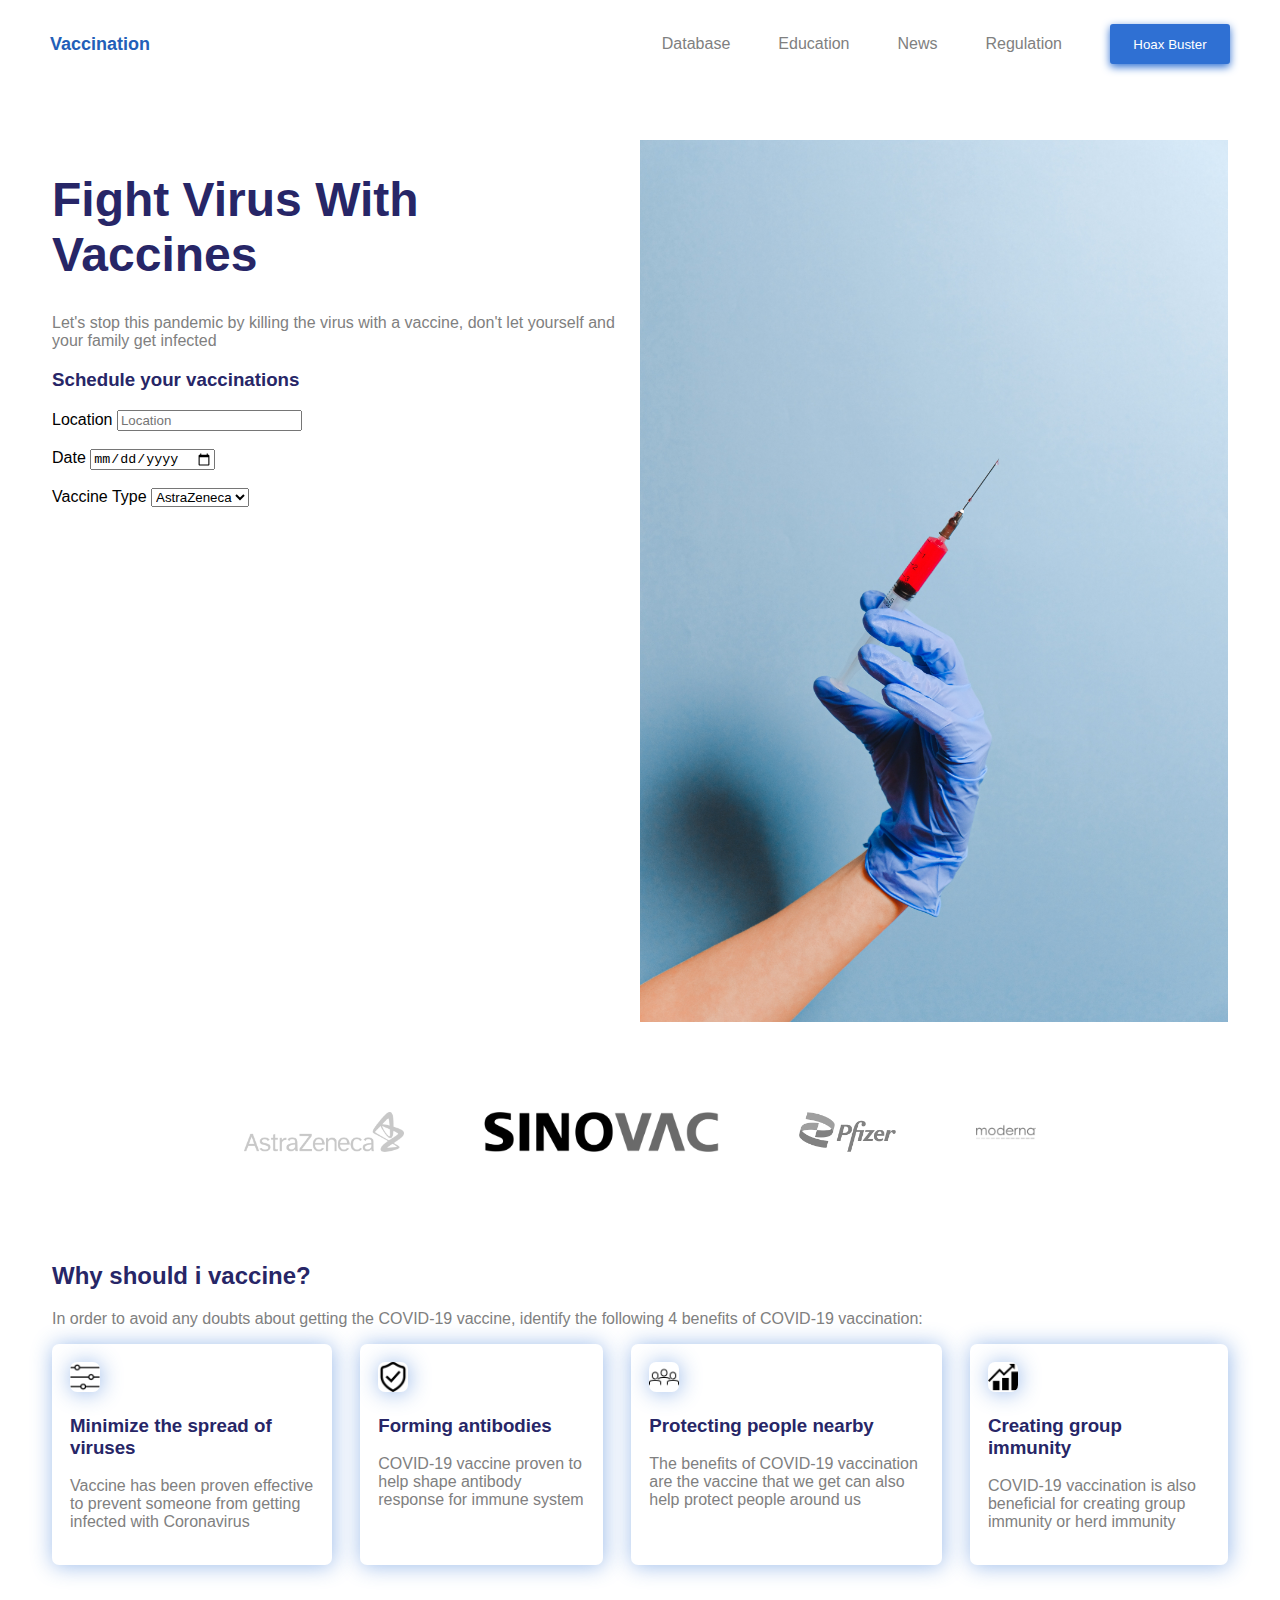
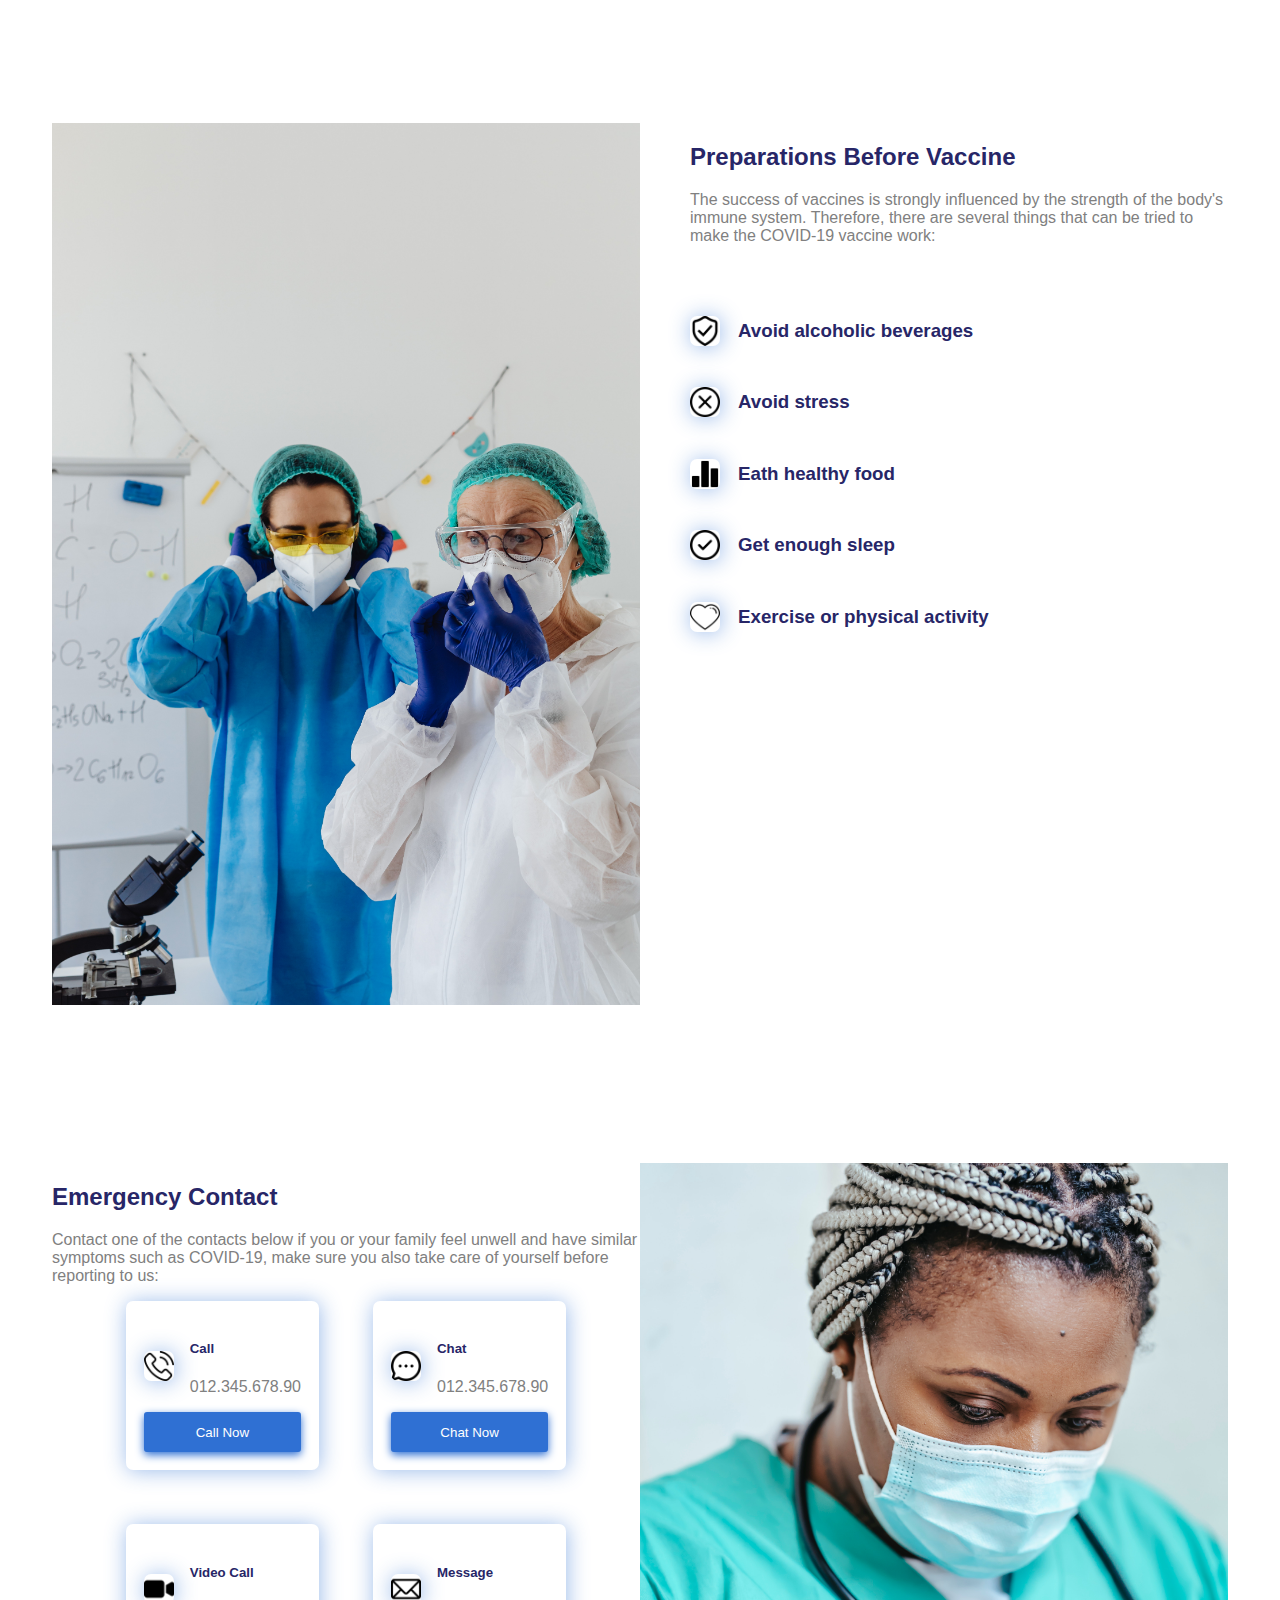
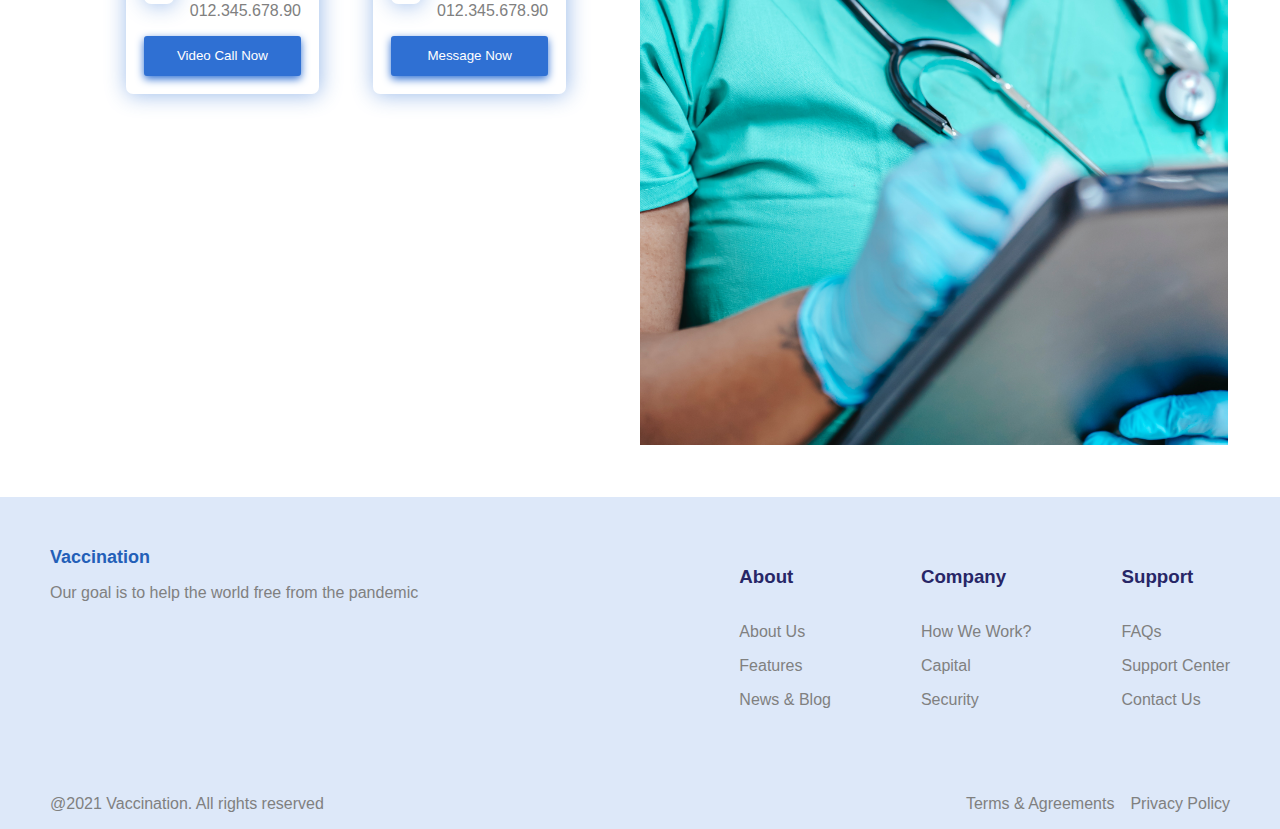
<file: FrontEnd-Mission/Vaccination-landing-clone/index.html>
<!DOCTYPE html>
<html lang="en">
  <head>
    <meta charset="UTF-8" />
    <meta http-equiv="X-UA-Compatible" content="IE=edge" />
    <meta name="viewport" content="width=device-width, initial-scale=1.0" />
    <title>Vaccination</title>
    <link rel="stylesheet" href="./css/style.css" />
  </head>
  <body>
    <header>
      <a href="./index.html" class="vaccination-text">Vaccination</a>

      <div class="links">
        <ul>
          <li><a href="./html/delicias.html">Database</a></li>
          <li><a href="./html/sucursales.html"> Education</a></li>
          <li><a href="./html/pedidos.html"> News </a></li>
          <li><a href="./html/pedidos.html"> Regulation </a></li>
          <li><button>Hoax Buster</button></li>
        </ul>
      </div>
    </header>
    <section class="body">
      <section class="welcome">
        <div class="info">
          <h1>Fight Virus With Vaccines</h1>
          <p>
            Let's stop this pandemic by killing the virus with a vaccine, don't
            let yourself and your family get infected
          </p>

          <div class="schedule">
            <form action="">
              <h3>Schedule your vaccinations</h3>
              <label for="location">Location</label>
              <input
                type="text"
                name="location"
                id="location"
                placeholder="Location"
              />

              <br /><br />

              <label for="date">Date</label>
              <input type="date" name="date" id="date" value="date" />

              <br /><br />

              <label for="vaccine">Vaccine Type</label>
              <select name="vaccine" id="vaccine">
                <option value="astrazeneca">AstraZeneca</option>
                <option value="sinovac">SINOVAC</option>
                <option value="pfizer">Pfizer</option>
                <option value="moderna">Moderna</option>
              </select>
            </form>
          </div>
        </div>
        <img src="./img/nurse-vaccine.jpg" alt="enfermera con vacuna" />
      </section>

      <section class="vaccines-logos">
        <img src="./img/logos/astrazeneca-logo.png" alt="AstraZeneca logo" />
        <img src="./img/logos/sinovac-logo.png" alt="SINOVAC logo" />
        <img src="./img/logos/pfizer-logo.png" alt="Pfizer logo" />
        <img src="./img/logos/moderna-logo.jpeg" alt="moderna logo" />
      </section>

      <section class="why-vaccine">
        <div class="info">
          <h2>Why should i vaccine?</h2>
          <p>
            In order to avoid any doubts about getting the COVID-19 vaccine,
            identify the following 4 benefits of COVID-19 vaccination:
          </p>
        </div>
        <div class="benefits">
          <div class="container">
            <img class="icon" src="./img/icons/tune-icon.png" alt="icon" />
            <h3>Minimize the spread of viruses</h3>
            <p>
              Vaccine has been proven effective to prevent someone from getting
              infected with Coronavirus
            </p>
          </div>

          <div class="container">
            <img class="icon" src="./img/icons/shield-icon.png" alt="icon" />
            <h3>Forming antibodies</h3>
            <p>
              COVID-19 vaccine proven to help shape antibody response for immune
              system
            </p>
          </div>

          <div class="container">
            <img class="icon" src="./img/icons/people-icon.png" alt="icon" />
            <h3>Protecting people nearby</h3>
            <p>
              The benefits of COVID-19 vaccination are the vaccine that we get
              can also help protect people around us
            </p>
          </div>

          <div class="container">
            <img class="icon" src="./img/icons/arrow-icon.png" alt="icon" />
            <h3>Creating group immunity</h3>
            <p>
              COVID-19 vaccination is also beneficial for creating group
              immunity or herd immunity
            </p>
          </div>
        </div>
      </section>

      <section class="preparations-section">
        <img src="./img/facemask.jpg" alt="Mujer con cubrebocas" />
        <div class="info">
          <h2>Preparations Before Vaccine</h2>
          <p>
            The success of vaccines is strongly influenced by the strength of
            the body's immune system. Therefore, there are several things that
            can be tried to make the COVID-19 vaccine work:
          </p>
          <div class="preparations">
            <div class="box">
              <img class="icon" src="./img/icons/shield-icon.png" alt="icon" />
              <h3>Avoid alcoholic beverages</h3>
            </div>
            <div class="box">
              <img class="icon" src="./img/icons/x-icon.png" alt="icon" />
              <h3>Avoid stress</h3>
            </div>
            <div class="box">
              <img class="icon" src="./img/icons/graph-icon.png" alt="icon" />
              <h3>Eath healthy food</h3>
            </div>
            <div class="box">
              <img class="icon" src="./img/icons/check-icon.png" alt="icon" />
              <h3>Get enough sleep</h3>
            </div>
            <div class="box">
              <img class="icon" src="./img/icons/heart-icon.png" alt="icon" />
              <h3>Exercise or physical activity</h3>
            </div>
          </div>
        </div>
      </section>

      <section class="contact-section">
        <div class="info">
          <h2>Emergency Contact</h2>
          <p>
            Contact one of the contacts below if you or your family feel unwell
            and have similar symptoms such as COVID-19, make sure you also take
            care of yourself before reporting to us:
          </p>

          <div class="contacts">
            <div class="contact-box">
              <div class="row">
                <img class="icon" src="./img/icons/phone-icon.png" alt="icon" />
                <div class="column">
                  <h5>Call</h5>
                  <p>012.345.678.90</p>
                </div>
              </div>
              <button>Call Now</button>
            </div>

            <div class="contact-box">
              <div class="row">
                <img
                  class="icon"
                  src="./img/icons/message-icon.png"
                  alt="icon"
                />
                <div class="column">
                  <h5>Chat</h5>
                  <p>012.345.678.90</p>
                </div>
              </div>

              <button>Chat Now</button>
            </div>
            <div class="contact-box">
              <div class="row">
                <img
                  class="icon"
                  src="./img/icons/video-camera-icon.png"
                  alt="icon"
                />
                <div class="column">
                  <h5>Video Call</h5>
                  <p>012.345.678.90</p>
                </div>
              </div>
              <button>Video Call Now</button>
            </div>

            <div class="contact-box">
              <div class="row">
                <img class="icon" src="./img/icons/mail-icon.png" alt="icon" />
                <div class="column">
                  <h5>Message</h5>
                  <p>012.345.678.90</p>
                </div>
              </div>
              <button>Message Now</button>
            </div>
          </div>
        </div>
        <img src="./img/nurse.jpg" alt="Enfermero" />
      </section>
    </section>

    <footer>
      <div class="first-row">
        <div class="info">
          <div class="vaccination-text">Vaccination</div>
          <p>Our goal is to help the world free from the pandemic</p>
        </div>
        <div class="more-info">
          <div class="container">
            <h3>About</h3>
            <a href="">About Us</a>
            <a href="">Features</a>
            <a href="">News & Blog</a>
          </div>

          <div class="container">
            <h3>Company</h3>
            <a href="">How We Work?</a>
            <a href="">Capital</a>
            <a href="">Security</a>
          </div>

          <div class="container">
            <h3>Support</h3>
            <a href="">FAQs</a>
            <a href="">Support Center</a>
            <a href="">Contact Us</a>
          </div>
        </div>
      </div>

      <div class="footer-extra">
        <p>@2021 Vaccination. All rights reserved</p>
        <ul>
          <li><a href="">Terms & Agreements</a></li>
          <li><a href="">Privacy Policy</a></li>
        </ul>
      </div>
    </footer>
  </body>
</html>
</file>
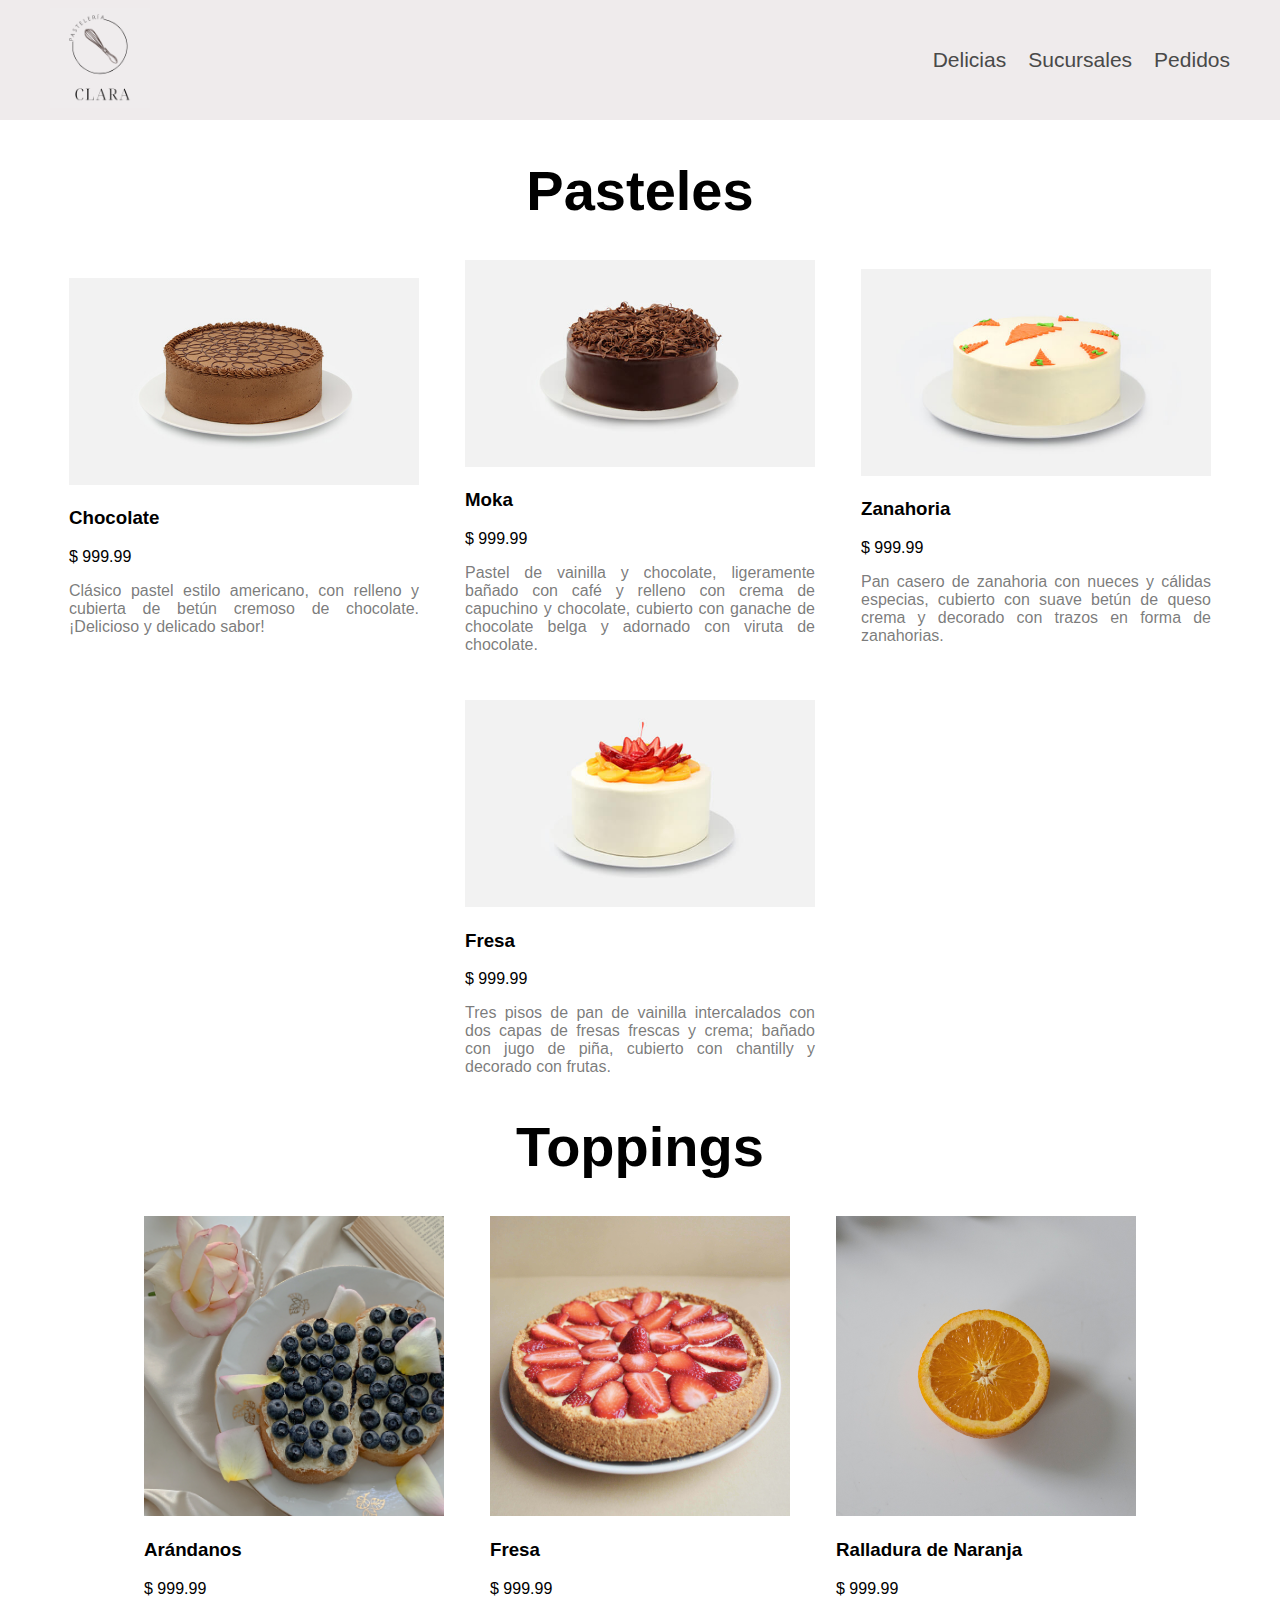
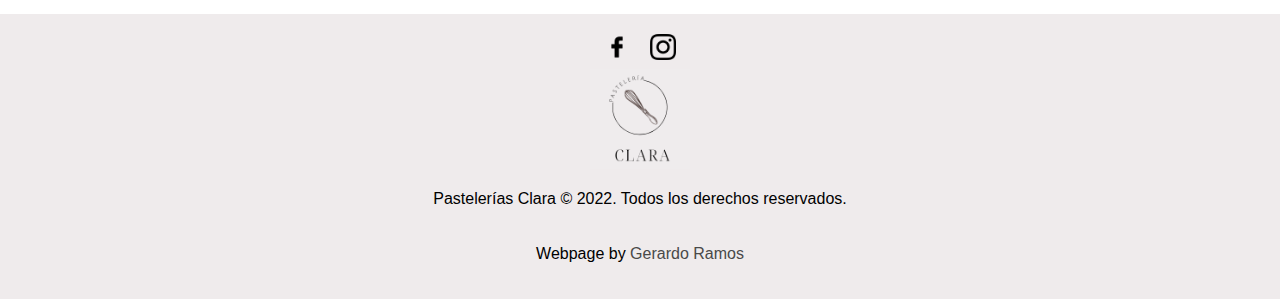
<file: FrontEnd-Mission/Pasteleria/html/delicias.html>
<!DOCTYPE html>
<html lang="en">
  <head>
    <meta charset="UTF-8" />
    <meta http-equiv="X-UA-Compatible" content="IE=edge" />
    <meta name="viewport" content="width=}, initial-scale=1.0" />
    <title>Pastelería Clara | Delicias</title>
    <link rel="stylesheet" href="../css/style.css" />
  </head>
  <body>
    <header>
      <a href="../index.html"
        ><img class="logo" src="../img/logo.png" alt="Logo de pastelería clara"
      /></a>

      <div class="links">
        <ul>
          <li><a href="./delicias.html">Delicias</a></li>
          <li><a href="./sucursales.html"> Sucursales</a></li>
          <li><a href="./pedidos.html"> Pedidos </a></li>
        </ul>
      </div>
    </header>

    <section class="body delicias">
      <h1>Pasteles</h1>
      <div class="pasteles">
        <div class="pastel">
          <img src="../img/cakes/chocolate-cake.jpeg" alt="chocolate cake" />
          <h3>Chocolate</h3>
          <p>$ 999.99</p>
          <div class="text">
            Clásico pastel estilo americano, con relleno y cubierta de betún
            cremoso de chocolate. ¡Delicioso y delicado sabor!
          </div>
        </div>
        <div class="pastel">
          <img src="../img/cakes/mocha-cake.jpeg" alt="mocha cake" />
          <h3>Moka</h3>
          <p>$ 999.99</p>
          <div class="text">
            Pastel de vainilla y chocolate, ligeramente bañado con café y
            relleno con crema de capuchino y chocolate, cubierto con ganache de
            chocolate belga y adornado con viruta de chocolate.
          </div>
        </div>
        <div class="pastel">
          <img src="../img/cakes/carrot-cake.jpeg" alt="oreo cake" />
          <h3>Zanahoria</h3>
          <p>$ 999.99</p>
          <div class="text">
            Pan casero de zanahoria con nueces y cálidas especias, cubierto con
            suave betún de queso crema y decorado con trazos en forma de
            zanahorias.
          </div>
        </div>
        <div class="pastel">
          <img src="../img/cakes/fruit-cake.jpeg" alt="strawberry cake" />
          <h3>Fresa</h3>
          <p>$ 999.99</p>
          <div class="text">
            Tres pisos de pan de vainilla intercalados con dos capas de fresas
            frescas y crema; bañado con jugo de piña, cubierto con chantilly y
            decorado con frutas.
          </div>
        </div>
      </div>

      <h1>Toppings</h1>

      <div class="toppings">
        <div class="topping">
          <img src="../img/toppings/blueberry-topping.jpg" alt="blueberry" />
          <h3>Arándanos</h3>
          <p>$ 999.99</p>
        </div>
        <div class="topping">
          <img src="../img/toppings/strawberry-topping.jpg" alt="Strawberry" />
          <h3>Fresa</h3>
          <p>$ 999.99</p>
        </div>
        <div class="topping">
          <img src="../img/toppings/orange-topping.jpg" alt="Orange" />
          <h3>Ralladura de Naranja</h3>
          <p>$ 999.99</p>
        </div>
      </div>
    </section>

    <footer>
      <div class="socials">
        <a href="https://www.facebook.com/" target="_blank">
          <img src="../img/facebook.png" alt="Facebook logo" />
        </a>

        <a href="https://www.instagram.com/" target="_blank"
          ><img src="../img/instagram.png" alt="Instagram logo"
        /></a>
      </div>
      <img class="logo" src="../img/logo.png" alt="Logo de pastelería clara" />
      <p>Pastelerías Clara © 2022. Todos los derechos reservados.</p>
      <p>Webpage by <a href="https://github.com/gramoslt">Gerardo Ramos</a></p>
    </footer>
  </body>
</html>
</file>
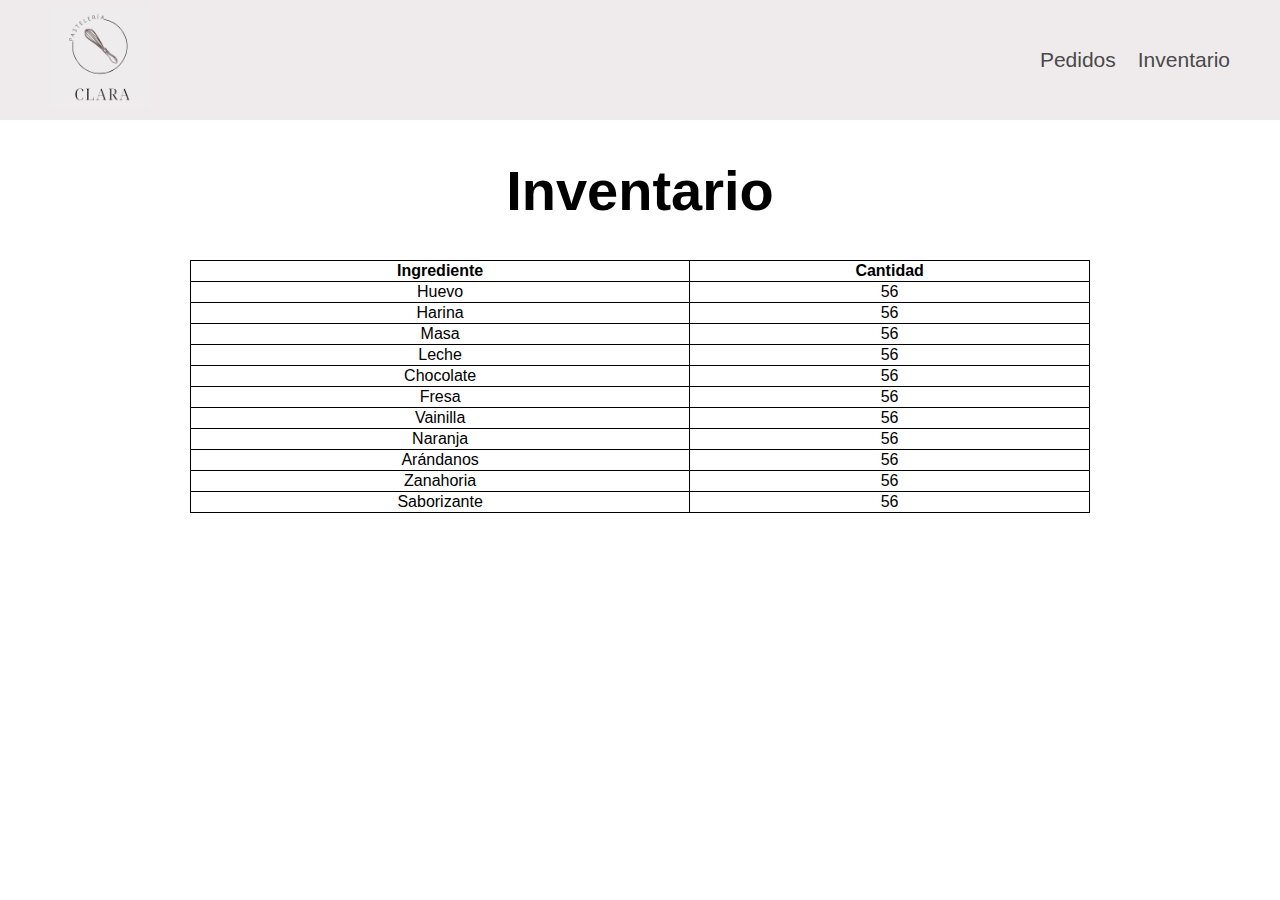
<file: FrontEnd-Mission/Pasteleria/html/inventario-proveedor.html>
<!DOCTYPE html>
<html lang="en">
  <head>
    <meta charset="UTF-8" />
    <meta http-equiv="X-UA-Compatible" content="IE=edge" />
    <meta name="viewport" content="width=device-width, initial-scale=1.0" />
    <link rel="stylesheet" href="../css/style.css" />
    <title>Pastelería Clara | Inventario</title>
  </head>
  <header>
    <a href="../index.html"
      ><img
        class="logo"
        src="../img/logo.png"
        alt="Logo de pastelería clara"
        width="1280px"
    /></a>

    <div class="links">
      <ul>
        <li><a href="./pedidos-proveedor.html">Pedidos</a></li>
        <li><a href="./inventario-proveedor.html"> Inventario</a></li>
      </ul>
    </div>
  </header>
  <body>
    <h1>Inventario</h1>
    <section class="inventory-table">
      <table class="inventory">
        <tr>
          <th>Ingrediente</th>
          <th>Cantidad</th>
        </tr>

        <tr>
          <td>
            <div class="table-content">Huevo</div>
          </td>
          <td><div class="table-content">56</div></td>
        </tr>
        <tr>
          <td><div class="table-content">Harina</div></td>
          <td><div class="table-content">56</div></td>
        </tr>
        <tr>
          <td><div class="table-content">Masa</div></td>
          <td><div class="table-content">56</div></td>
        </tr>
        <tr>
          <td><div class="table-content">Leche</div></td>
          <td><div class="table-content">56</div></td>
        </tr>
        <tr>
          <td><div class="table-content">Chocolate</div></td>
          <td><div class="table-content">56</div></td>
        </tr>
        <tr>
          <td><div class="table-content">Fresa</div></td>
          <td><div class="table-content">56</div></td>
        </tr>
        <tr>
          <td><div class="table-content">Vainilla</div></td>
          <td><div class="table-content">56</div></td>
        </tr>
        <tr>
          <td><div class="table-content">Naranja</div></td>
          <td><div class="table-content">56</div></td>
        </tr>
        <tr>
          <td><div class="table-content">Arándanos</div></td>
          <td><div class="table-content">56</div></td>
        </tr>
        <tr>
          <td><div class="table-content">Zanahoria</div></td>
          <td><div class="table-content">56</div></td>
        </tr>
        <tr>
          <td><div class="table-content">Saborizante</div></td>
          <td><div class="table-content">56</div></td>
        </tr>
      </table>
    </section>
  </body>
</html>
</file>
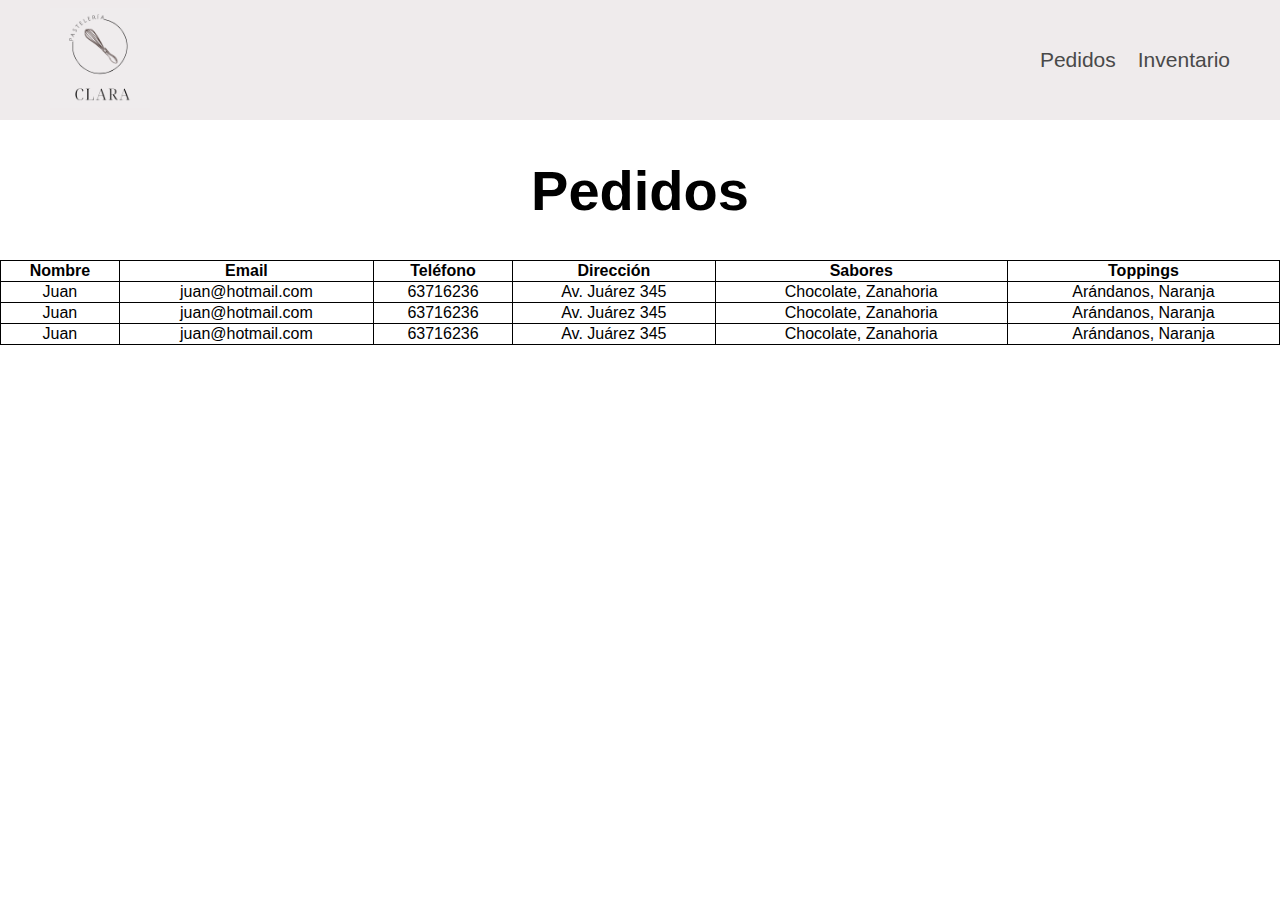
<file: FrontEnd-Mission/Pasteleria/html/pedidos-proveedor.html>
<!DOCTYPE html>
<html lang="en">
  <head>
    <meta charset="UTF-8" />
    <meta http-equiv="X-UA-Compatible" content="IE=edge" />
    <meta name="viewport" content="width=device-width, initial-scale=1.0" />
    <link rel="stylesheet" href="../css/style.css" />
    <title>Pastelería Clara | Pedidos Clientes</title>
  </head>
  <header>
    <a href="../index.html"
      ><img
        class="logo"
        src="../img/logo.png"
        alt="Logo de pastelería clara"
        width="1280px"
    /></a>

    <div class="links">
      <ul>
        <li><a href="./pedidos-proveedor.html">Pedidos</a></li>
        <li><a href="./inventario-proveedor.html"> Inventario</a></li>
    </div>
  </header>

  <body>
    <h1>Pedidos</h1>

    <table>
        <tr>
            <th>Nombre</th>
            <th>Email</th>
            <th>Teléfono</th>
            <th>Dirección</th>
            <th>Sabores</th>
            <th>Toppings</th>
        </tr>
        <tr>
            <td>
              <div class="table-content">Juan</div>
            </td>
            <td><div class="table-content">juan@hotmail.com</div></td>
            <td><div class="table-content">63716236</div></td>
            <td><div class="table-content">Av. Juárez 345</div></td>
            <td><div class="table-content">Chocolate, Zanahoria</div></td>
            <td><div class="table-content">Arándanos, Naranja</div></td>
          </tr>
          <tr>
            <td>
              <div class="table-content">Juan</div>
            </td>
            <td><div class="table-content">juan@hotmail.com</div></td>
            <td><div class="table-content">63716236</div></td>
            <td><div class="table-content">Av. Juárez 345</div></td>
            <td><div class="table-content">Chocolate, Zanahoria</div></td>
            <td><div class="table-content">Arándanos, Naranja</div></td>
          </tr>
          <tr>
            <td>
              <div class="table-content">Juan</div>
            </td>
            <td><div class="table-content">juan@hotmail.com</div></td>
            <td><div class="table-content">63716236</div></td>
            <td><div class="table-content">Av. Juárez 345</div></td>
            <td><div class="table-content">Chocolate, Zanahoria</div></td>
            <td><div class="table-content">Arándanos, Naranja</div></td>
          </tr>
    </table>
  </body>
</html>
</file>
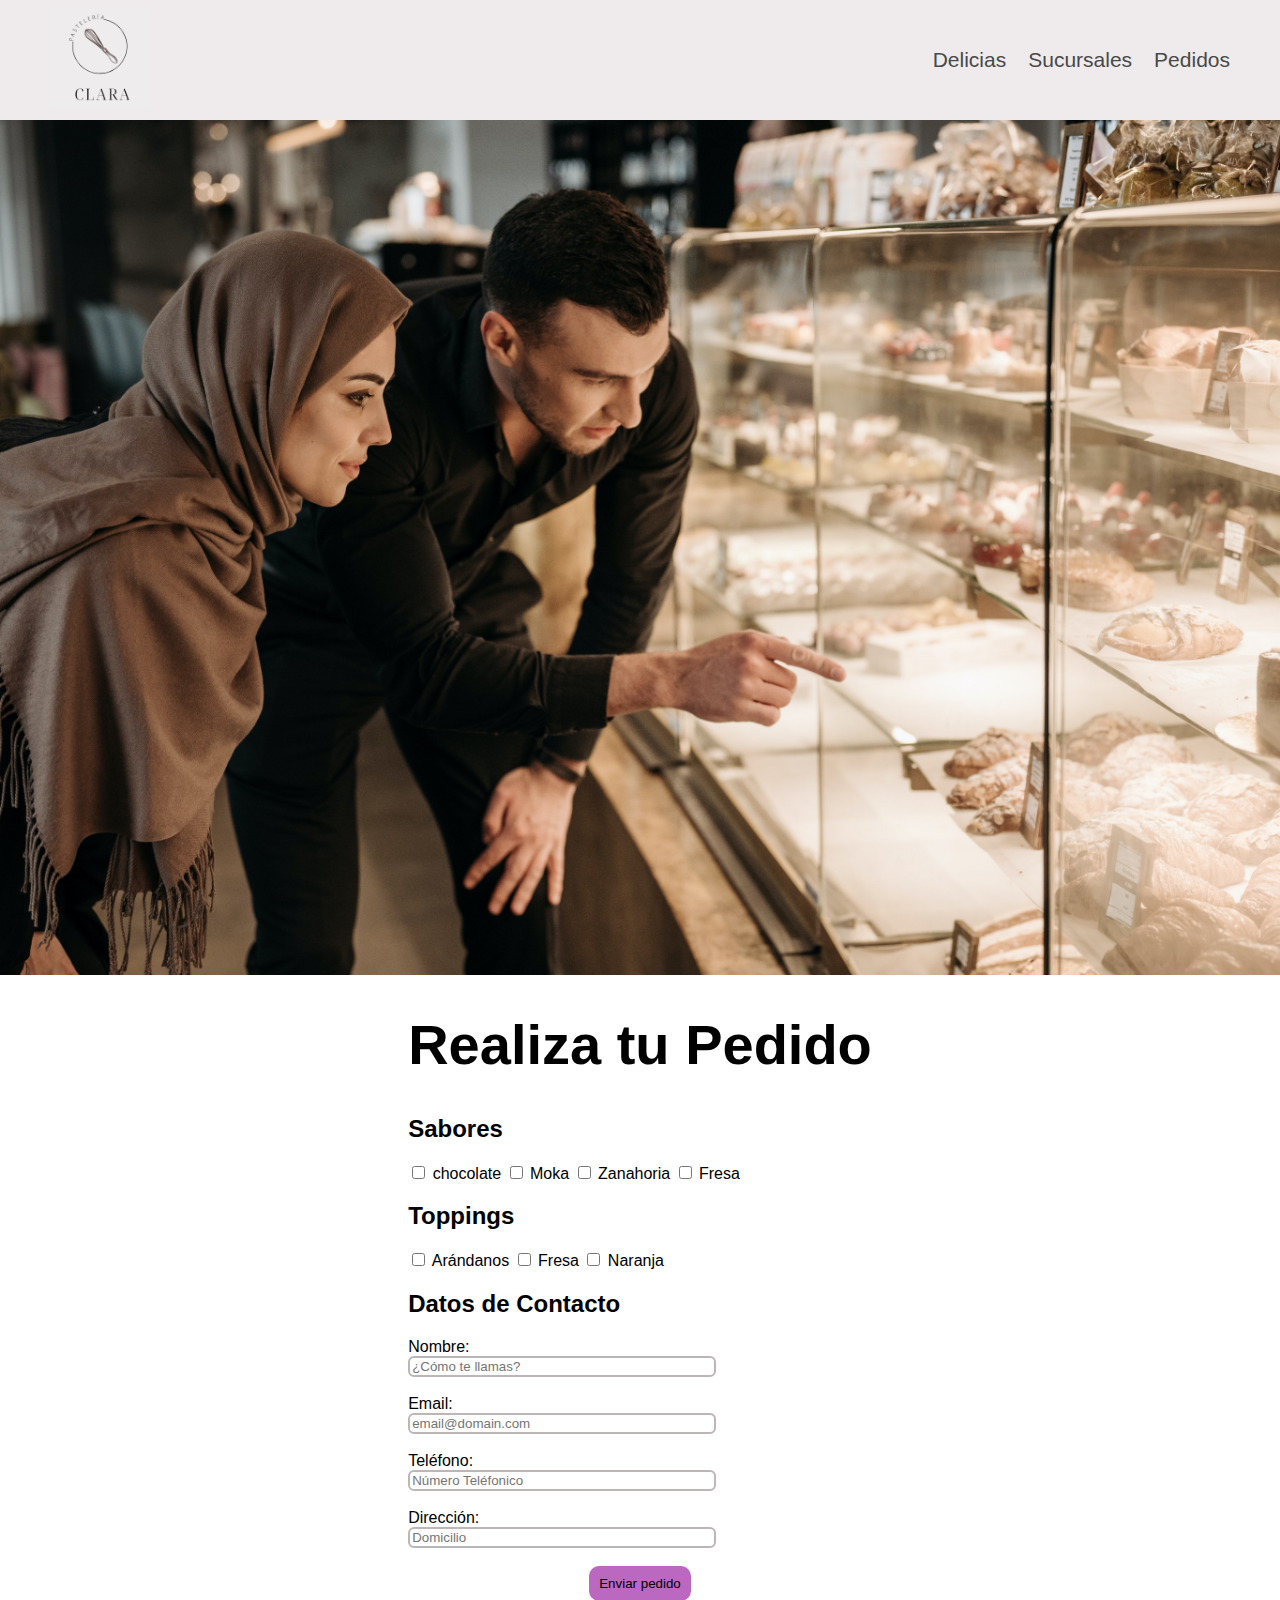
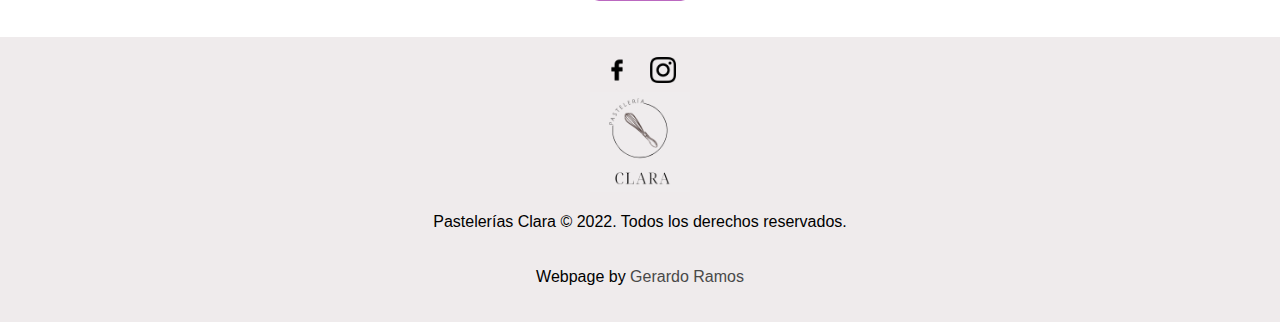
<file: FrontEnd-Mission/Pasteleria/html/pedidos.html>
<!DOCTYPE html>
<html lang="en">
  <head>
    <meta charset="UTF-8" />
    <meta http-equiv="X-UA-Compatible" content="IE=edge" />
    <meta name="viewport" content="width=device-width, initial-scale=1.0" />
    <title>Pastelería Clara | Pedidos</title>
    <link rel="stylesheet" href="../css/style.css" />
  </head>
  <body>
    <header>
      <a href="../index.html"
        ><img
          class="logo"
          src="../img/logo.png"
          alt="Logo de pastelería clara"
          width="1280px"
      /></a>

      <div class="links">
        <ul>
          <li><a href="./delicias.html">Delicias</a></li>
          <li><a href="./sucursales.html"> Sucursales</a></li>
          <li><a href="./pedidos.html"> Pedidos </a></li>
        </ul>
      </div>
    </header>

    <img src="../img/order.jpg" alt="People ordering at counter" />

    <section class="order-form">
      <form action="">
        <h1>Realiza tu Pedido</h1>
        <h2>Sabores</h2>
        <div class="flavors-form">
          <input
            type="checkbox"
            name="chocolate"
            id="chocolate"
            value="chocolate"
          />
          <label for="chocolate">chocolate</label>

          <input type="checkbox" name="moka" id="moka" value="moka" />
          <label for="moka">Moka</label>

          <input
            type="checkbox"
            name="zanahoria"
            id="zanahoria"
            value="zanahoria"
          />
          <label for="zanahoria">Zanahoria</label>

          <input type="checkbox" name="fresa" id="fresa" value="fresa" />
          <label for="fresa">Fresa</label>
        </div>

        <h2>Toppings</h2>
        <div class="toppings-form">
          <input
            type="checkbox"
            name="arandanos"
            id="arandanos"
            value="arandanos"
          />
          <label for="arandanos">Arándanos</label>

          <input type="checkbox" name="fresa" id="fresa" value="fresa" />
          <label for="fresa">Fresa</label>

          <input type="checkbox" name="naranja" id="naranja" value="naranja" />
          <label for="naranja">Naranja</label>
        </div>

        <h2>Datos de Contacto</h2>
        <div class="contact-form">
          <label for="nombre">Nombre:</label> <br />
          <input
            type="text"
            name="nombre"
            id="nombre"
            placeholder="¿Cómo te llamas?"
          />

          <br /><br /><label for="email">Email:</label> <br />
          <input
            type="text"
            name="email"
            id="email"
            placeholder="email@domain.com"
          />

          <br /><br /><label for="telefono">Teléfono:</label> <br />
          <input
            type="text"
            name="telefono"
            id="telefono"
            placeholder="Número Teléfonico"
          />

          <br /><br /><label for="direccion">Dirección:</label> <br />
          <input
            type="text"
            name="direccion"
            id="direccion"
            placeholder="Domicilio"
          />

          <br /><br />
          <div class="submit"><button type="submit">Enviar pedido</button></div>
          <br /><br />
        </div>
      </form>
    </section>

    <footer>
      <div class="socials">
        <a href="https://www.facebook.com/" target="_blank">
          <img src="../img/facebook.png" alt="Facebook logo" />
        </a>

        <a href="https://www.instagram.com/" target="_blank"
          ><img src="../img/instagram.png" alt="Instagram logo"
        /></a>
      </div>
      <img class="logo" src="../img/logo.png" alt="Logo de pastelería clara" />
      <p>Pastelerías Clara © 2022. Todos los derechos reservados.</p>
      <p>Webpage by <a href="https://github.com/gramoslt">Gerardo Ramos</a></p>
    </footer>
  </body>
</html>
</file>
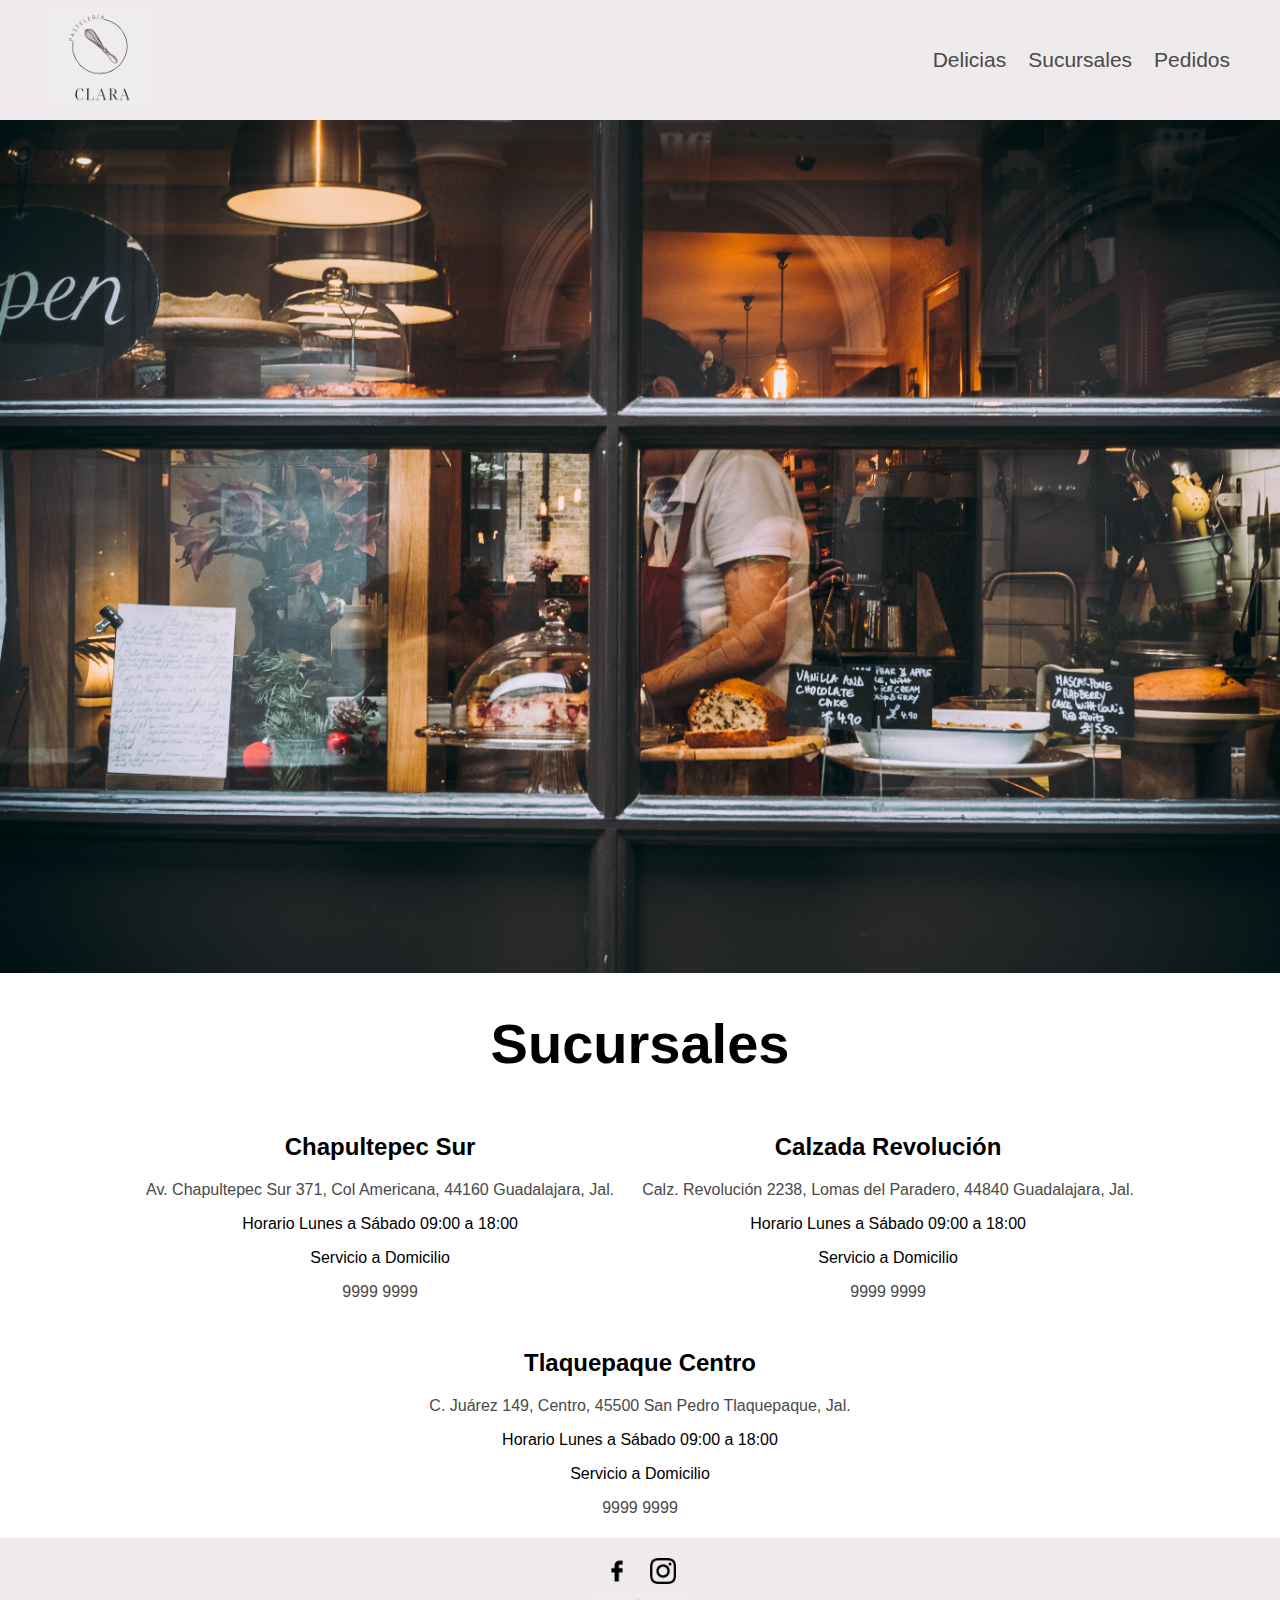
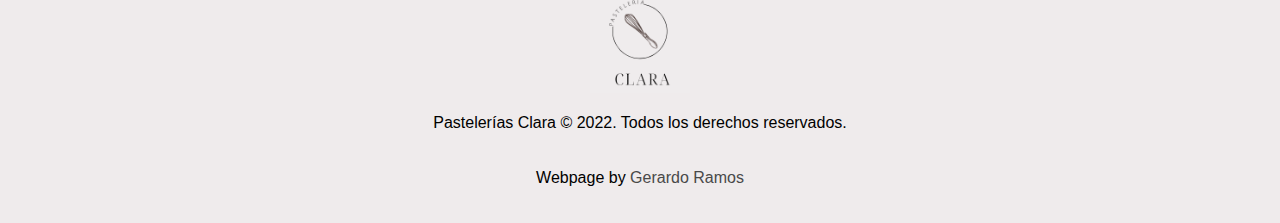
<file: FrontEnd-Mission/Pasteleria/html/sucursales.html>
<!DOCTYPE html>
<html lang="en">
  <head>
    <meta charset="UTF-8" />
    <meta http-equiv="X-UA-Compatible" content="IE=edge" />
    <meta name="viewport" content="width=device-width, initial-scale=1.0" />
    <title>Pastelería Clara | Sucursales</title>
    <link rel="stylesheet" href="../css/style.css" />
  </head>
  <body>
    <header>
      <a href="../index.html"
        ><img class="logo" src="../img/logo.png" alt="Logo de pastelería clara"
      /></a>

      <div class="links">
        <ul>
          <li><a href="./delicias.html">Delicias</a></li>
          <li><a href="./sucursales.html"> Sucursales</a></li>
          <li><a href="./pedidos.html"> Pedidos </a></li>
        </ul>
      </div>
    </header>
    <section class="body sucursales">
      <img src="../img/bakery-store.jpg" alt="bakery store" width="1280" />
      <h1>Sucursales</h1>

      <div class="sucursales container">
        <div class="sucursal">
          <h2>Chapultepec Sur</h2>
          <div class="content">
            <p>
              <a href="https://goo.gl/maps/EcrhxYLzJeKsyhTg8" target="_blank"
                >Av. Chapultepec Sur 371, Col Americana, 44160 Guadalajara, Jal.
              </a>
            </p>
            <p>Horario Lunes a Sábado 09:00 a 18:00</p>
            <p>Servicio a Domicilio</p>
            <a href="tel:">9999 9999</a>
          </div>
        </div>
        <div class="sucursal">
          <h2>Calzada Revolución</h2>
          <div class="content">
            <p>
              <a href="https://goo.gl/maps/Hg2cXEHpuAwstcee9" target="_blank"
                >Calz. Revolución 2238, Lomas del Paradero, 44840 Guadalajara,
                Jal.
              </a>
            </p>
            <p>Horario Lunes a Sábado 09:00 a 18:00</p>
            <p>Servicio a Domicilio</p>
            <a href="tel:">9999 9999</a>
          </div>
        </div>
        <div class="sucursal">
          <h2>Tlaquepaque Centro</h2>
          <div class="content">
            <p>
              <a href="https://goo.gl/maps/LSw5DQEBMUzBNAZB7" target="_blank"
                >C. Juárez 149, Centro, 45500 San Pedro Tlaquepaque, Jal.</a
              >
            </p>
            <p>Horario Lunes a Sábado 09:00 a 18:00</p>
            <p>Servicio a Domicilio</p>
            <a href="tel:">9999 9999</a>
          </div>
        </div>
      </div>
    </section>
    <footer>
      <div class="socials">
        <a href="https://www.facebook.com/" target="_blank">
          <img src="../img/facebook.png" alt="Facebook logo" />
        </a>

        <a href="https://www.instagram.com/" target="_blank"
          ><img src="../img/instagram.png" alt="Instagram logo"
        /></a>
      </div>
      <img class="logo" src="../img/logo.png" alt="Logo de pastelería clara" />
      <p>Pastelerías Clara © 2022. Todos los derechos reservados.</p>
      <p>Webpage by <a href="https://github.com/gramoslt">Gerardo Ramos</a></p>
    </footer>
  </body>
</html>
</file>
<file: FrontEnd-Mission/Vaccination-landing-clone/css/style.css>
body {
  font-family: Arial, Helvetica, sans-serif;
  display: flex;
  flex-direction: column;
  margin: 0;
  color: black;
}

.body {
  padding: 52px;
}

h1 {
  font-size: 48px;
}

h1,
h2,
h3,
h5 {
  color: #272667;
}

p {
  color: grey;
}

header {
  padding: 8px;
  justify-content: space-between;
  display: flex;
  padding-left: 50px;
  padding-right: 50px;
  align-items: center;
}

ul {
  list-style: none;
}

header ul {
  display: flex;
  gap: 48px;
  align-items: center;
  justify-content: center;
  font-size: 16px;
  font-weight: 400;
}

a {
  text-decoration: none;
  color: grey;
  font-weight: 500;
  -webkit-transition: color 2s;
  transition: color 0.4s;
}

a:hover {
  color: #2f70d3;
}

button {
  background-color: #2f70d3;
  border-radius: 3px;
  color: white;
  width: 120px;
  height: 40px;
  border-style: solid;
  border-color: #2f70d3;
  cursor: pointer;
  box-shadow: 0px 3px 8px #2f70d3;
}

.vaccination-text {
  color: #235fb8;
  font-size: 18px;
  font-weight: bolder;
}

img {
  width: 50%;
  height: auto;
}

.welcome {
  display: flex;
  gap: 18px;
}
.vaccines-logos {
  display: flex;
  justify-content: center;
  align-items: center;
  flex-wrap: wrap;
  margin: 90px;
  gap: 80px;
}
.vaccines-logos img {
  width: auto;
  height: 40px;
}

.why-vaccine {
  display: flex;
  flex-direction: column;
}

.benefits {
  display: flex;
  gap: 28px;
  margin-bottom: 158px;
}

.benefits .container,
.contact-box {
  border-width: 2px;
  box-shadow: 1px 1px 21px #2f71d37a;
  border-radius: 7px;
  padding: 18px;
}

.icon {
  min-width: 20px;
  max-width: 30px;
  max-height: 30px;

  border-width: 2px;
  box-shadow: 1px 1px 21px #2f71d37a;
  border-radius: 7px;
}

.preparations-section {
  display: flex;
  gap: 50px;
}

.preparations-section p {
  margin-bottom: 56px;
}

.preparations {
  display: flex;
  flex-direction: column;
  gap: 12px;
}

.box {
  display: flex;
  gap: 18px;
  align-items: center;
}

.contact-section {
  margin-top: 158px;
  display: flex;
}

.contacts {
  display: flex;
  flex-wrap: wrap;
  gap: 54px;
  justify-content: center;
}

.contact-box {
  display: flex;
  flex-direction: column;
  justify-content: center;
  align-items: center;
}

.contact-box button {
  width: 100%;
}

.row {
  display: flex;
  align-items: center;
  gap: 16px;
}

footer {
  background-color: #dde8f9;
  display: flex;
  flex-direction: column;
  justify-content: center;
  padding-top: 50px;
  padding-left: 50px;
  padding-right: 50px;
  gap: 70px;
}

.first-row {
  display: flex;
  justify-content: space-between;
  flex-grow: 1;
}

.footer-extra {
  display: flex;
  justify-content: space-between;
  align-items: center;
}

.more-info {
  display: flex;
  gap: 90px;
}

.more-info .container {
  display: flex;
  flex-direction: column;
  align-items: flex-start;
  justify-content: center;
  gap: 16px;
}

.footer-extra ul {
  display: flex;
  gap: 16px;
}
</file>
<file: FrontEnd-Mission/Pasteleria/css/style.css>
/* #efebec */

body {
  font-family: Georgia, sans-serif;
  display: flex;
  flex-direction: column;
  margin: 0;
  color: black;
}

h1 {
  font-size: 56px;
  text-align: center;
}

.logo {
  max-width: 100px;
  max-height: auto;
}

.socials img {
  max-width: 26px;
  max-height: auto;
}

header,
footer {
  background-color: #efebec;
  display: flex;
  flex: 1;
  flex-shrink: 1;
}

header {
  padding: 8px;
  justify-content: space-between;
  padding-left: 50px;
  padding-right: 50px;
  align-items: center;
}

header ul {
  list-style: none;
  display: flex;
  gap: 22px;
  align-items: center;
  justify-content: center;
  font-size: 21px;
}

a {
  text-decoration: none;
  color: #494949;
  -webkit-transition: color 2s;
  transition: color 0.4s;
}

a:hover {
  color: #bb68c0;
}

.body,
.landing-page {
  display: flex;
  flex-direction: column;
  justify-content: center;
  align-items: center;
}

footer {
  flex-direction: column;
  justify-content: center;
  align-items: center;
  flex: 1;
  padding-top: 20px;
  padding-bottom: 20px;
  gap: 5px;
}

.socials {
  display: flex;
  gap: 20px;
}

.body.sucursales {
  text-align: center;
  margin-bottom: 21px;
}

.sucursales.container {
  display: flex;
  flex-wrap: wrap;
  justify-content: center;
  align-items: center;
  gap: 28px;
}

.pastel img {
  width: 350px;
  height: auto;
}

.topping img {
  width: 300px;
  height: auto;
}

.pasteles {
  display: flex;
  justify-content: center;
  align-items: center;
  gap: 46px;
  flex-wrap: wrap;
}

.pastel .text {
  width: 350px;
  color: #494949b9;
  text-align: justify;
}

.toppings {
  display: flex;
  justify-content: center;
  align-items: center;
  gap: 46px;
  flex-wrap: wrap;
}

.order-form {
  display: flex;
  flex-direction: column;
  justify-content: center;
  align-items: center;
  border-color: #494949;
}

input[type="text"] {
  width: 300px;
  border-color: #beb5b7;
  border-style: solid;
  border-radius: 6px;
}

button[type="submit"] {
  background-color: #bb68c0;
  border-color: #bb68c0;
  border-style: solid;
  cursor: pointer;
  padding: 8px;
  border-radius: 10px;
  transition-duration: 0.4s;
}

.submit {
  display: flex;
  flex: 1;
  justify-content: center;
}

button:hover {
  background-color: white;
  color: #bb68c0;
}

table,
th,
td {
  border: 1px solid black;
  border-collapse: collapse;
}

.inventory {
  width: 900px;
}

.inventory-table {
  display: flex;
  justify-content: center;
  align-items: center;
}

.table-content {
  text-align: center;
}
</file>
